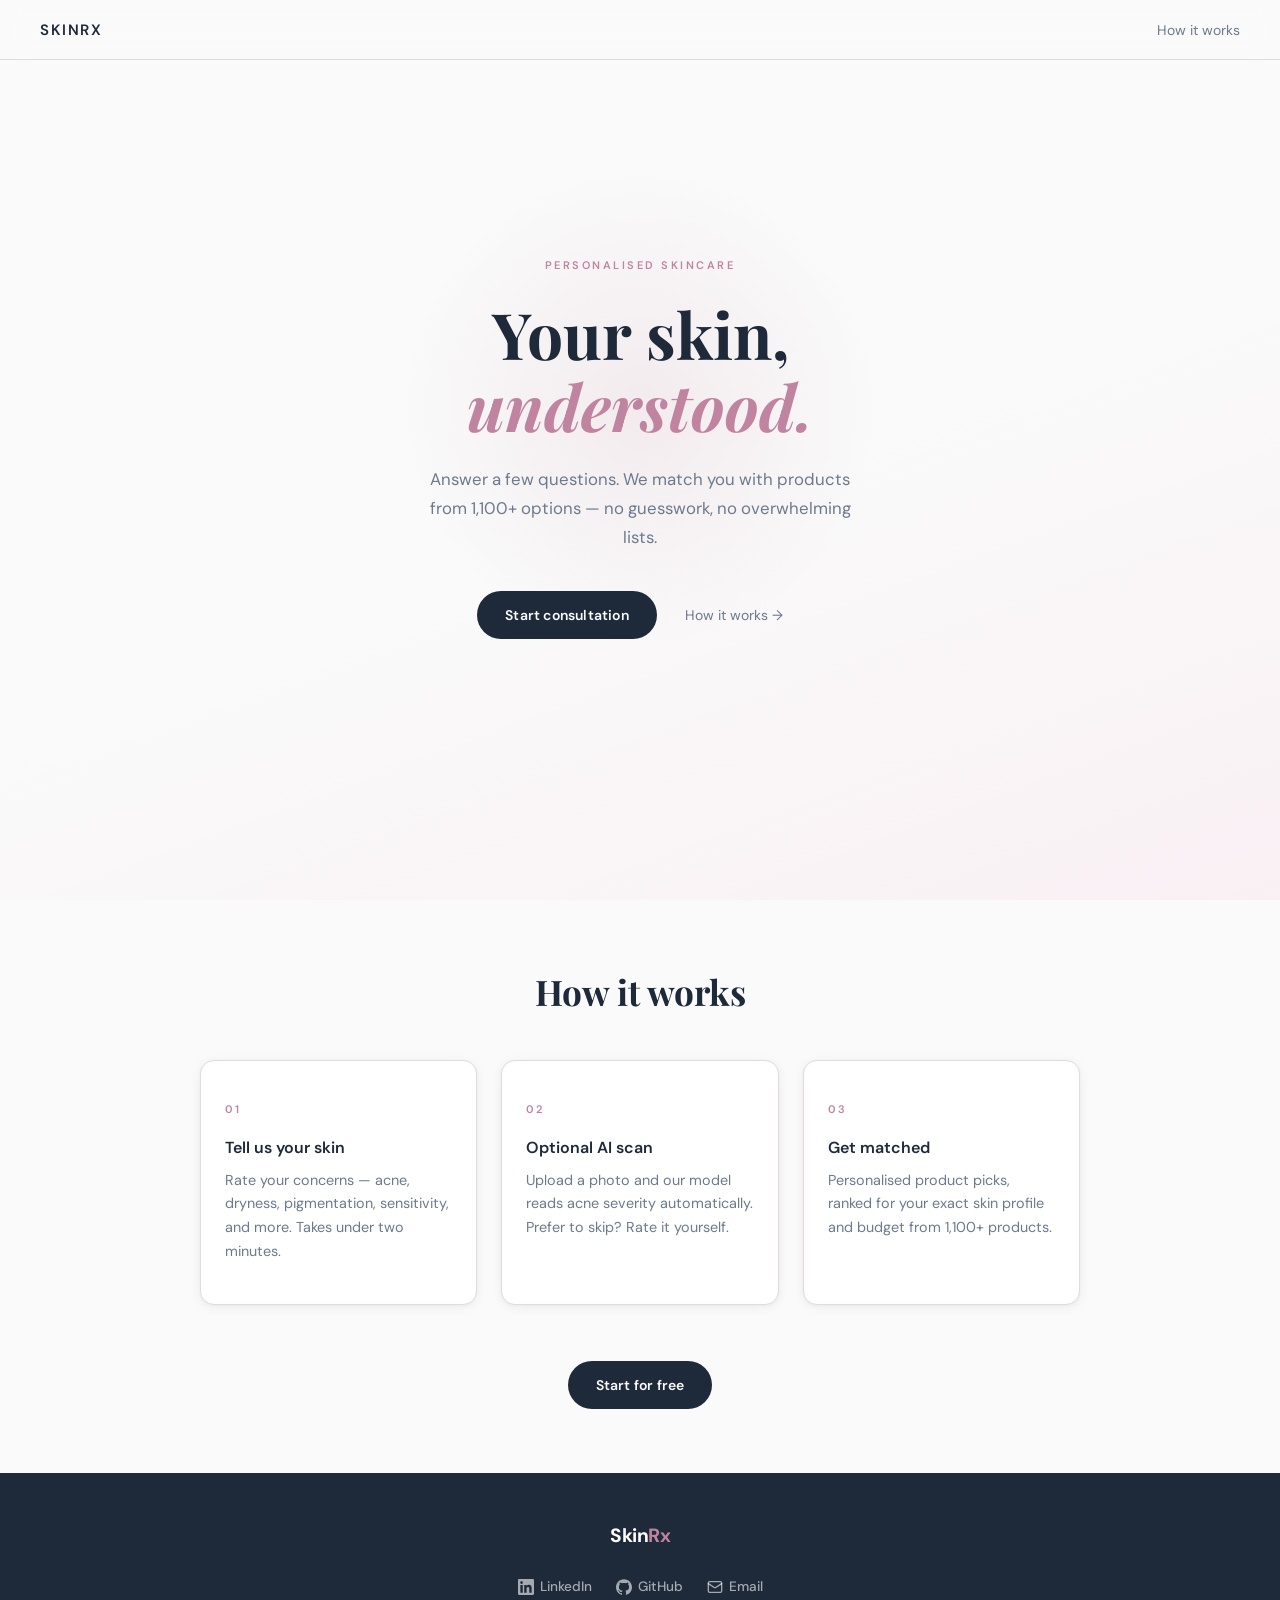
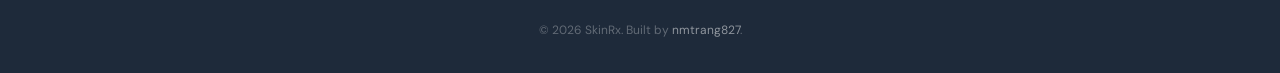
<file: frontend/index.html>
<!DOCTYPE html>
<html lang="en">

<head>
  <meta charset="UTF-8">
  <meta name="viewport" content="width=device-width, initial-scale=1.0">
  <title>Personalised Skincare — SkinRx</title>
  <link rel="stylesheet" href="css/base.css">
  <link rel="stylesheet" href="css/index.css">
</head>

<body>

  <!-- Navigation -->
  <nav class="site-nav" aria-label="Main navigation">
    <span class="nav-logo">Skin<span>Rx</span></span>
    <ul class="nav-links">
      <li><a href="#how-it-works">How it works</a></li>
    </ul>
  </nav>

  <!-- Hero -->
  <main>
    <section class="hero" aria-labelledby="hero-heading">
      <div class="hero-orb" aria-hidden="true"></div>

      <div class="hero-content">
        <p class="hero-eyebrow">Personalised skincare</p>

        <h1 class="hero-heading" id="hero-heading">
          Your skin,<br>
          <em>understood.</em>
        </h1>

        <p class="hero-sub">
          Answer a few questions. We match you with products
          from 1,100+ options — no guesswork, no overwhelming lists.
        </p>

        <div class="hero-actions">
          <a href="consultation.html" class="btn-primary">
            Start consultation
          </a>
          <button class="btn-ghost"
            onclick="document.getElementById('how-it-works').scrollIntoView({behavior:'smooth'})">
            How it works →
          </button>
        </div>
      </div>
    </section>

    <!-- How it works -->
    <section class="how-section" id="how-it-works" aria-labelledby="how-heading">
      <h2 class="how-heading" id="how-heading">How it works</h2>

      <div class="steps-grid">
        <article class="step-card">
          <span class="step-num" aria-hidden="true">01</span>
          <h3 class="step-title">Tell us your skin</h3>
          <p class="step-body">
            Rate your concerns — acne, dryness, pigmentation, sensitivity,
            and more. Takes under two minutes.
          </p>
        </article>

        <article class="step-card">
          <span class="step-num" aria-hidden="true">02</span>
          <h3 class="step-title">Optional AI scan</h3>
          <p class="step-body">
            Upload a photo and our model reads acne severity automatically.
            Prefer to skip? Rate it yourself.
          </p>
        </article>

        <article class="step-card">
          <span class="step-num" aria-hidden="true">03</span>
          <h3 class="step-title">Get matched</h3>
          <p class="step-body">
            Personalised product picks, ranked for your exact skin profile
            and budget from 1,100+ products.
          </p>
        </article>
      </div>

      <div class="how-cta">
        <a href="consultation.html" class="btn-primary">
          Start for free
        </a>
      </div>
    </section>
  </main>

  <script src="js/index.js"></script>


  <footer class="footer">
    <div class="footer-inner">
      <div class="footer-brand">
        <span class="footer-logo">Skin<span>Rx</span></span>
      </div>

      <div class="footer-links">
        <a href="https://www.linkedin.com/in/nmtrang827/" class="footer-link" target="_blank" rel="noopener noreferrer">
          <svg width="16" height="16" viewBox="0 0 24 24" fill="currentColor">
            <path
              d="M20.447 20.452h-3.554v-5.569c0-1.328-.027-3.037-1.852-3.037-1.853 0-2.136 1.445-2.136 2.939v5.667H9.351V9h3.414v1.561h.046c.477-.9 1.637-1.85 3.37-1.85 3.601 0 4.267 2.37 4.267 5.455v6.286zM5.337 7.433a2.062 2.062 0 0 1-2.063-2.065 2.064 2.064 0 1 1 2.063 2.065zm1.782 13.019H3.555V9h3.564v11.452zM22.225 0H1.771C.792 0 0 .774 0 1.729v20.542C0 23.227.792 24 1.771 24h20.451C23.2 24 24 23.227 24 22.271V1.729C24 .774 23.2 0 22.222 0h.003z" />
          </svg>
          LinkedIn
        </a>
        <a href="https://github.com/nmtrang827" class="footer-link" target="_blank" rel="noopener noreferrer">
          <svg width="16" height="16" viewBox="0 0 24 24" fill="currentColor">
            <path
              d="M12 .297c-6.63 0-12 5.373-12 12 0 5.303 3.438 9.8 8.205 11.385.6.113.82-.258.82-.577 0-.285-.01-1.04-.015-2.04-3.338.724-4.042-1.61-4.042-1.61C4.422 18.07 3.633 17.7 3.633 17.7c-1.087-.744.084-.729.084-.729 1.205.084 1.838 1.236 1.838 1.236 1.07 1.835 2.809 1.305 3.495.998.108-.776.417-1.305.76-1.605-2.665-.3-5.466-1.332-5.466-5.93 0-1.31.465-2.38 1.235-3.22-.135-.303-.54-1.523.105-3.176 0 0 1.005-.322 3.3 1.23.96-.267 1.98-.399 3-.405 1.02.006 2.04.138 3 .405 2.28-1.552 3.285-1.23 3.285-1.23.645 1.653.24 2.873.12 3.176.765.84 1.23 1.91 1.23 3.22 0 4.61-2.805 5.625-5.475 5.92.42.36.81 1.096.81 2.22 0 1.606-.015 2.896-.015 3.286 0 .315.21.69.825.57C20.565 22.092 24 17.592 24 12.297c0-6.627-5.373-12-12-12" />
          </svg>
          GitHub
        </a>
        <a href="mailto:nmtrang.827@email.com" class="footer-link">
          <svg width="16" height="16" viewBox="0 0 24 24" fill="none" stroke="currentColor" stroke-width="2"
            stroke-linecap="round" stroke-linejoin="round">
            <rect width="20" height="16" x="2" y="4" rx="2" />
            <path d="m22 7-8.97 5.7a1.94 1.94 0 0 1-2.06 0L2 7" />
          </svg>
          Email
        </a>
      </div>

      <p class="footer-copy">© 2026 SkinRx. Built by <a href="#" class="footer-author">nmtrang827</a>.</p>
    </div>
  </footer>
</body>

</html>
</file>
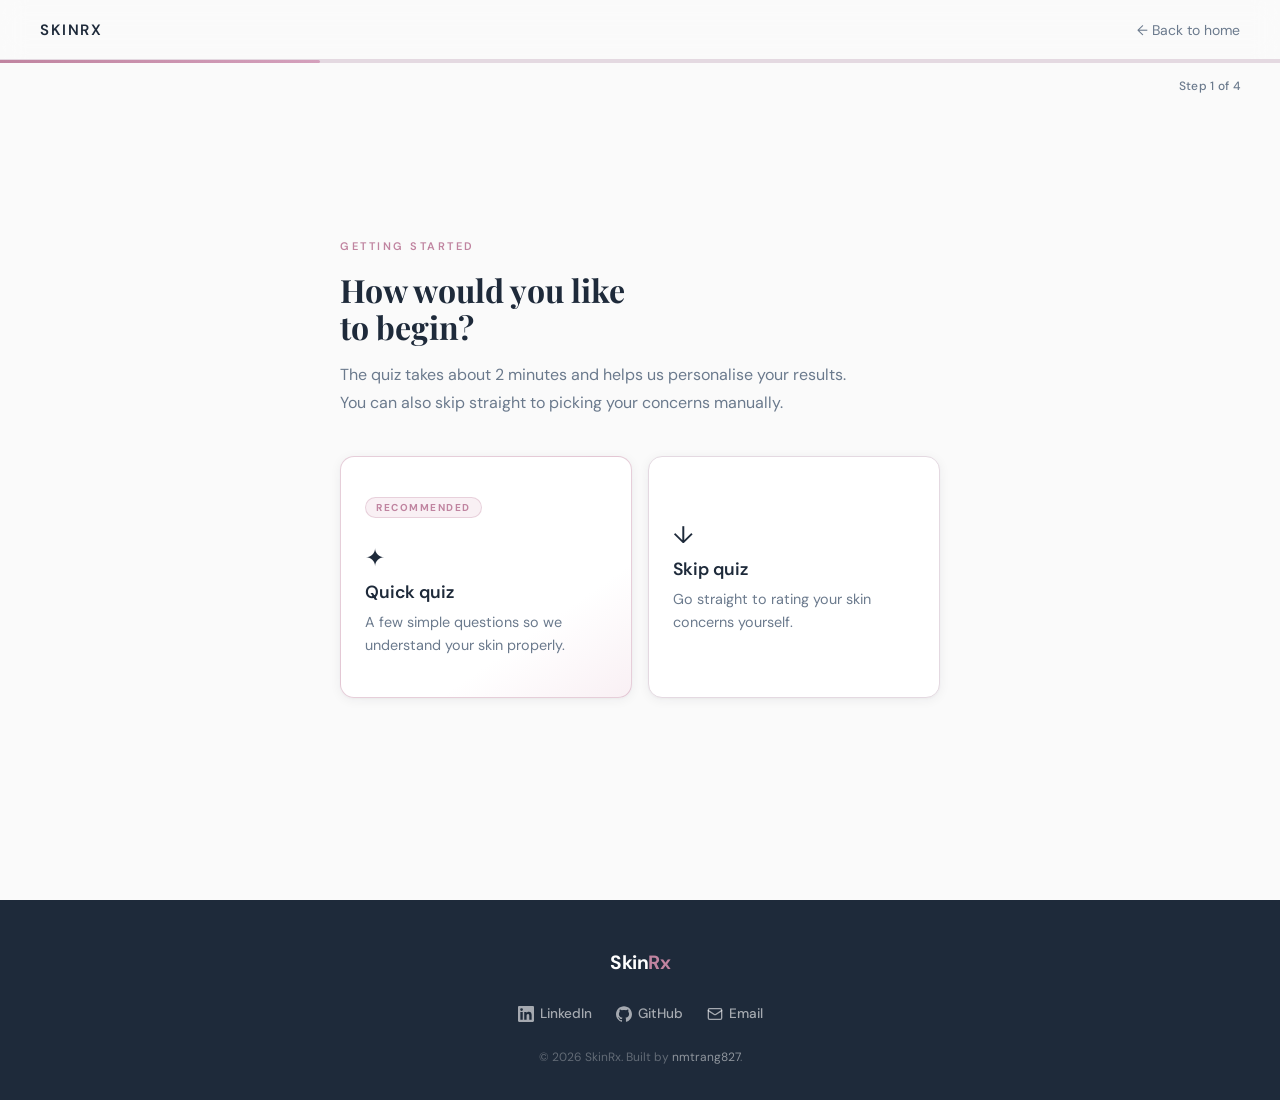
<file: frontend/consultation.html>
<!DOCTYPE html>
<html lang="en">

<head>
  <meta charset="UTF-8">
  <meta name="viewport" content="width=device-width, initial-scale=1.0">
  <title>Consultation — SkinRx</title>
  <link rel="stylesheet" href="css/base.css">
  <link rel="stylesheet" href="css/consultation.css">
</head>

<body>

  <!-- Navigation -->
  <nav class="site-nav" aria-label="Main navigation">
    <a href="index.html" class="nav-logo">Skin<span>Rx</span></a>
    <ul class="nav-links">
      <li>
        <a href="index.html" class="nav-back">
          ← Back to home
        </a>
      </li>
    </ul>
  </nav>

  <!-- Progress bar: sits below the nav, spans full width -->
  <div class="progress-bar-track" role="progressbar" aria-valuenow="1" aria-valuemin="1" aria-valuemax="4"
    aria-label="Consultation progress">
    <div class="progress-bar-fill" id="progressFill"></div>
  </div>

  <!-- Step counter label -->
  <div class="step-counter-wrap">
    <span class="step-counter" id="stepCounter">Step 1 of 4</span>
  </div>

  <!-- ── Main consultation area ── -->
  <main class="consultation-main" id="consultationMain">

    <!-- ── Step 1: Choose path ── -->
    <section class="consult-step" data-step="1" aria-labelledby="step1-heading">
      <div class="step-inner">
        <p class="step-eyebrow">Getting started</p>
        <h1 class="step-heading" id="step1-heading">
          How would you like<br>to begin?
        </h1>
        <p class="step-sub">
          The quiz takes about 2 minutes and helps us personalise your results.
          You can also skip straight to picking your concerns manually.
        </p>

        <div class="path-cards">
          <button class="path-card path-card--recommended" id="chooseQuiz" aria-describedby="quiz-desc">
            <span class="path-badge">Recommended</span>
            <span class="path-icon" aria-hidden="true">✦</span>
            <h2 class="path-title">Quick quiz</h2>
            <p class="path-desc" id="quiz-desc">
              A few simple questions so we understand your skin properly.
            </p>
          </button>

          <button class="path-card" id="chooseManual" aria-describedby="manual-desc">
            <span class="path-icon" aria-hidden="true">↓</span>
            <h2 class="path-title">Skip quiz</h2>
            <p class="path-desc" id="manual-desc">
              Go straight to rating your skin concerns yourself.
            </p>
          </button>
        </div>
      </div>
    </section>

    <!-- ── Step 2: Quiz (placeholder) ── -->
    <section class="consult-step" data-step="2" hidden>
      <div class="step-inner">
        <p class="step-eyebrow"> Step 2 — Skin quiz </p>
        <div class="quiz-progress">
          <span id="quizCounter"></span>
        </div>
        <h2 class="quiz-question" id="quizQuestion"></h2>
        <div class="quiz-answers" id="quizAnswers"> </div>

        <div class="step-nav">
          <button class="btn-ghost" id="backFromQuiz"> ← Back </button>
          <button class="btn-primary" id="nextFromQuiz"> Continue → </button>
        </div>
      </div>
    </section>

    <!-- ── Step 3: Skin concerns  ── -->
    <section class="consult-step" data-step="3" aria-labelledby="step3-heading" hidden>
      <div class="step-inner">
        <p class="step-eyebrow">Step 3 — Skin concerns</p>
        <h1 class="step-heading" id="step3-heading">
          Review your profile
        </h1>
        <p class="step-sub">
          We've estimated your skin concerns from your quiz. Adjust them if needed, then choose a budget that works for
          you.
        </p>
        <div class="concern-list">
          <div class="concern-item">
            <div class="concern-header">
              <label for="acneSlider">Acne</label>
              <span class="slider-value" id="acneValue">0</span>
            </div>
            <input id="acneSlider" class="concern-slider" type="range" min="0" max="10" value="0" step="0.5">
            <div class="slider-labels">
              <span>None</span>
              <span>Severe</span>
            </div>
          </div>

          <div class="concern-item">
            <div class="concern-header">
              <label for="drynessSlider">Dryness</label>
              <span class="slider-value" id="drynessValue">0</span>
            </div>
            <input id="drynessSlider" class="concern-slider" type="range" min="0" max="10" value="0" step="0.5">
            <div class="slider-labels">
              <span>None</span>
              <span>Severe</span>
            </div>
          </div>

          <div class="concern-item">
            <div class="concern-header">
              <label for="sensitivitySlider">Sensitivity</label>
              <span class="slider-value" id="sensitivityValue">0</span>
            </div>
            <input id="sensitivitySlider" class="concern-slider" type="range" min="0" max="10" value="0" step="0.5">
            <div class="slider-labels">
              <span>None</span>
              <span>Severe</span>
            </div>
          </div>

          <div class="concern-item">
            <div class="concern-header">
              <label for="pigmentationSlider">Pigmentation</label>
              <span class="slider-value" id="pigmentationValue">0</span>
            </div>
            <input id="pigmentationSlider" class="concern-slider" type="range" min="0" max="10" value="0" step="0.5">
            <div class="slider-labels">
              <span>None</span>
              <span>Severe</span>
            </div>
          </div>

          <div class="concern-item">
            <div class="concern-header">
              <label for="agingSlider">Aging</label>
              <span class="slider-value" id="agingValue">0</span>
            </div>
            <input id="agingSlider" class="concern-slider" type="range" min="0" max="10" value="0" step="0.5">
            <div class="slider-labels">
              <span>None</span>
              <span>Severe</span>
            </div>
          </div>

          <div class="concern-item">
            <div class="concern-header">
              <label for="budgetSlider">Budget</label>
              <span class="slider-value" id="budgetValue">£230</span>
            </div>
            <p class="budget-help">
              Maximum you'd like to spend per product.
            </p>
            <input id="budgetSlider" class="concern-slider" type="range" min="10" max="230" value="230" step="5">
            <div class="slider-labels">
              <span>Affordable</span>
              <span>Premium</span>
            </div>
          </div>
        </div>

        <div class="step-nav">
          <button class="btn-ghost" id="backFromConcerns">← Back</button>
          <button class="btn-primary" id="nextFromConcerns">See my products →</button>
        </div>
      </div>
    </section>

    <!-- ── Step 4: AI scan  ── -->
    <section class="consult-step" data-step="4" aria-labelledby="step4-heading" hidden>
      <div class="step-inner">
        <p class="step-eyebrow">Optional</p>
        <h1 class="step-heading" id="step4-heading">
          Want a more accurate result?
        </h1>
        <p class="step-sub">
          Upload a photo and our AI will estimate your acne severity automatically.
          Your photo is never stored.
        </p>

        <!-- Hidden file input — triggered by the scan button -->
        <input type="file" id="skinImageInput" accept="image/jpeg, image/png, image/webp" style="display: none;" />

        <div class="path-cards">
          <button class="path-card path-card--recommended" id="chooseAI">
            <span class="path-badge">More accurate</span>
            <span class="path-icon" aria-hidden="true">◎</span>
            <h2 class="path-title">Scan my skin</h2>
            <p class="path-desc">Upload a selfie — takes 10 seconds.</p>
          </button>
          <button class="path-card" id="skipAI">
            <span class="path-icon" aria-hidden="true">→</span>
            <h2 class="path-title">Skip scan</h2>
            <p class="path-desc">Use your quiz or manual scores as-is.</p>
          </button>
        </div>

        <!-- Shown while YOLO is running -->
        <div class="scan-status" id="scanStatus" hidden>
          <div class="loading-spinner" aria-hidden="true"></div>
          <p class="scan-status-text" id="scanStatusText">Analysing your skin…</p>
        </div>

        <div class="results-loading" id="resultsLoading" hidden>
          <div class="loading-spinner" aria-hidden="true"></div>
          <p class="loading-text">Finding your products…</p>
        </div>

        <div class="step-nav">
          <button class="btn-ghost" id="backFromScan">← Back</button>
        </div>
      </div>
    </section>

  </main>

  <script type="module" src="js/consultation.js"></script>

  <footer class="footer">
    <div class="footer-inner">
      <div class="footer-brand">
        <span class="footer-logo">Skin<span>Rx</span></span>
      </div>

      <div class="footer-links">
        <a href="https://www.linkedin.com/in/nmtrang827/" class="footer-link" target="_blank" rel="noopener noreferrer">
          <svg width="16" height="16" viewBox="0 0 24 24" fill="currentColor">
            <path
              d="M20.447 20.452h-3.554v-5.569c0-1.328-.027-3.037-1.852-3.037-1.853 0-2.136 1.445-2.136 2.939v5.667H9.351V9h3.414v1.561h.046c.477-.9 1.637-1.85 3.37-1.85 3.601 0 4.267 2.37 4.267 5.455v6.286zM5.337 7.433a2.062 2.062 0 0 1-2.063-2.065 2.064 2.064 0 1 1 2.063 2.065zm1.782 13.019H3.555V9h3.564v11.452zM22.225 0H1.771C.792 0 0 .774 0 1.729v20.542C0 23.227.792 24 1.771 24h20.451C23.2 24 24 23.227 24 22.271V1.729C24 .774 23.2 0 22.222 0h.003z" />
          </svg>
          LinkedIn
        </a>
        <a href="https://github.com/nmtrang827" class="footer-link" target="_blank" rel="noopener noreferrer">
          <svg width="16" height="16" viewBox="0 0 24 24" fill="currentColor">
            <path
              d="M12 .297c-6.63 0-12 5.373-12 12 0 5.303 3.438 9.8 8.205 11.385.6.113.82-.258.82-.577 0-.285-.01-1.04-.015-2.04-3.338.724-4.042-1.61-4.042-1.61C4.422 18.07 3.633 17.7 3.633 17.7c-1.087-.744.084-.729.084-.729 1.205.084 1.838 1.236 1.838 1.236 1.07 1.835 2.809 1.305 3.495.998.108-.776.417-1.305.76-1.605-2.665-.3-5.466-1.332-5.466-5.93 0-1.31.465-2.38 1.235-3.22-.135-.303-.54-1.523.105-3.176 0 0 1.005-.322 3.3 1.23.96-.267 1.98-.399 3-.405 1.02.006 2.04.138 3 .405 2.28-1.552 3.285-1.23 3.285-1.23.645 1.653.24 2.873.12 3.176.765.84 1.23 1.91 1.23 3.22 0 4.61-2.805 5.625-5.475 5.92.42.36.81 1.096.81 2.22 0 1.606-.015 2.896-.015 3.286 0 .315.21.69.825.57C20.565 22.092 24 17.592 24 12.297c0-6.627-5.373-12-12-12" />
          </svg>
          GitHub
        </a>
        <a href="mailto:nmtrang.827@email.com" class="footer-link">
          <svg width="16" height="16" viewBox="0 0 24 24" fill="none" stroke="currentColor" stroke-width="2"
            stroke-linecap="round" stroke-linejoin="round">
            <rect width="20" height="16" x="2" y="4" rx="2" />
            <path d="m22 7-8.97 5.7a1.94 1.94 0 0 1-2.06 0L2 7" />
          </svg>
          Email
        </a>
      </div>

      <p class="footer-copy">© 2026 SkinRx. Built by <a href="#" class="footer-author">nmtrang827</a>.</p>
    </div>
  </footer>
</body>

</html>
</file>
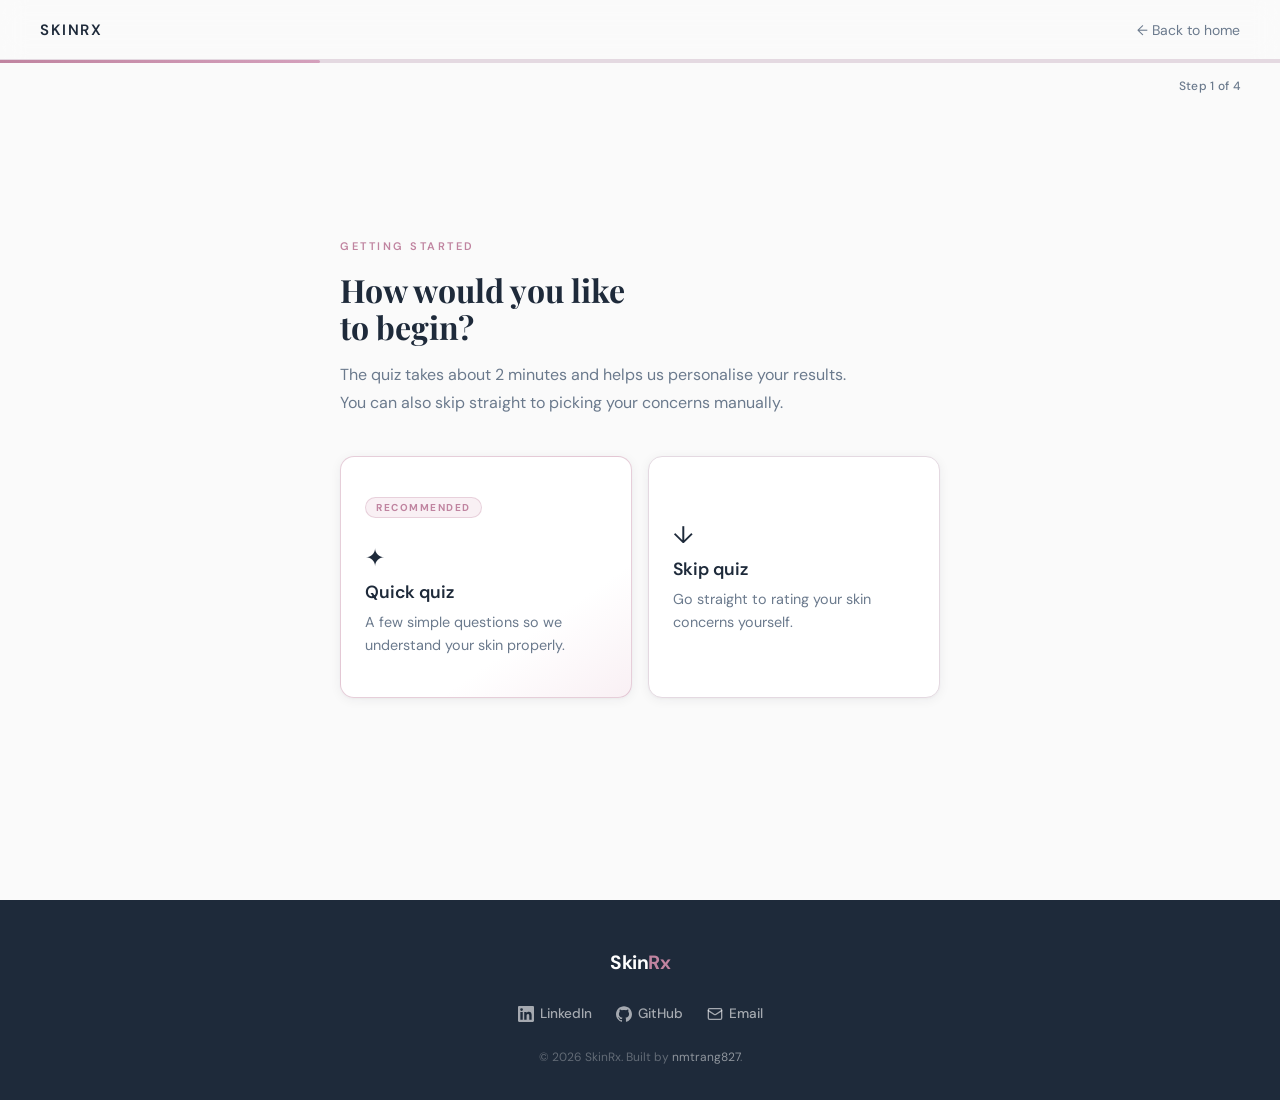
<file: frontend/results.html>
<!DOCTYPE html>
<html lang="en">

<head>
  <meta charset="UTF-8">
  <meta name="viewport" content="width=device-width, initial-scale=1.0">
  <title>Your Results — SkinRx</title>
  <link rel="stylesheet" href="css/base.css">
  <link rel="stylesheet" href="css/results.css">
</head>

<body>

  <!-- Navigation -->
  <nav class="site-nav" aria-label="Main navigation">
    <a href="index.html" class="nav-logo">Skin<span>Rx</span></a>
    <ul class="nav-links">
      <li>
        <a href="index.html" class="nav-back">Home</a>
      </li>
    </ul>
  </nav>

  <div class="container">
    <div class="results-layout">

      <!-- ── Sidebar ── -->
      <aside class="sidebar">

        <!-- Skin profile card -->
        <div class="card">
          <p class="card-title">Your skin profile</p>
          <div class="concern-bars" id="concernBars">
            <!-- Rendered by results.js -->
          </div>
        </div>

        <!-- Budget card -->
        <div class="card">
          <p class="card-title">Budget</p>
          <div class="budget-row">
            <span class="budget-label">Max per product</span>
            <span class="budget-value" id="budgetDisplay">£50</span>
          </div>
          <input type="range" class="budget-slider" id="budgetSliderResults" min="10" max="230" value="50" step="5" />
          <div class="slider-bounds">
            <span>£10</span>
            <span>£230</span>
          </div>
          <button class="btn-refresh" id="refreshResults">
            Refresh products →
          </button>
        </div>

        <!-- Recommended ingredients card -->
        <div class="card">
          <p class="card-title">Key ingredients for you</p>
          <div class="ingredient-chips" id="ingredientChips">
            <!-- Rendered by results.js -->
          </div>
        </div>

      </aside>

      <!-- ── Main: products ── -->
      <section class="products-section">
        <div class="products-header">
          <h1 class="products-title">Recommended products</h1>
          <span class="products-count" id="productsCount"></span>
        </div>
        <div class="results-actions">
          <button class="btn-save" id="saveResults">
            Save & Get link
          </button>
          <button class="btn-pdf" id="downloadPdf">
            Download PDF
          </button>
        </div>
        <p class="save-feedback" id="saveFeedback" hidden></p>
        <a href="consultation.html?step=3" class="back-to-consultation">
          ← Adjust my profile
        </a>
        <div class="products-grid" id="productsGrid">
          <!-- Rendered by results.js -->
        </div>
      </section>

    </div>
  </div>

  <script type="module" src="js/results.js"></script>


  <footer class="footer">
    <div class="footer-inner">
      <div class="footer-brand">
        <span class="footer-logo">Skin<span>Rx</span></span>
      </div>

      <div class="footer-links">
        <a href="https://www.linkedin.com/in/nmtrang827/" class="footer-link" target="_blank" rel="noopener noreferrer">
          <svg width="16" height="16" viewBox="0 0 24 24" fill="currentColor">
            <path
              d="M20.447 20.452h-3.554v-5.569c0-1.328-.027-3.037-1.852-3.037-1.853 0-2.136 1.445-2.136 2.939v5.667H9.351V9h3.414v1.561h.046c.477-.9 1.637-1.85 3.37-1.85 3.601 0 4.267 2.37 4.267 5.455v6.286zM5.337 7.433a2.062 2.062 0 0 1-2.063-2.065 2.064 2.064 0 1 1 2.063 2.065zm1.782 13.019H3.555V9h3.564v11.452zM22.225 0H1.771C.792 0 0 .774 0 1.729v20.542C0 23.227.792 24 1.771 24h20.451C23.2 24 24 23.227 24 22.271V1.729C24 .774 23.2 0 22.222 0h.003z" />
          </svg>
          LinkedIn
        </a>
        <a href="https://github.com/nmtrang827" class="footer-link" target="_blank" rel="noopener noreferrer">
          <svg width="16" height="16" viewBox="0 0 24 24" fill="currentColor">
            <path
              d="M12 .297c-6.63 0-12 5.373-12 12 0 5.303 3.438 9.8 8.205 11.385.6.113.82-.258.82-.577 0-.285-.01-1.04-.015-2.04-3.338.724-4.042-1.61-4.042-1.61C4.422 18.07 3.633 17.7 3.633 17.7c-1.087-.744.084-.729.084-.729 1.205.084 1.838 1.236 1.838 1.236 1.07 1.835 2.809 1.305 3.495.998.108-.776.417-1.305.76-1.605-2.665-.3-5.466-1.332-5.466-5.93 0-1.31.465-2.38 1.235-3.22-.135-.303-.54-1.523.105-3.176 0 0 1.005-.322 3.3 1.23.96-.267 1.98-.399 3-.405 1.02.006 2.04.138 3 .405 2.28-1.552 3.285-1.23 3.285-1.23.645 1.653.24 2.873.12 3.176.765.84 1.23 1.91 1.23 3.22 0 4.61-2.805 5.625-5.475 5.92.42.36.81 1.096.81 2.22 0 1.606-.015 2.896-.015 3.286 0 .315.21.69.825.57C20.565 22.092 24 17.592 24 12.297c0-6.627-5.373-12-12-12" />
          </svg>
          GitHub
        </a>
        <a href="mailto:nmtrang.827@email.com" class="footer-link">
          <svg width="16" height="16" viewBox="0 0 24 24" fill="none" stroke="currentColor" stroke-width="2"
            stroke-linecap="round" stroke-linejoin="round">
            <rect width="20" height="16" x="2" y="4" rx="2" />
            <path d="m22 7-8.97 5.7a1.94 1.94 0 0 1-2.06 0L2 7" />
          </svg>
          Email
        </a>
      </div>

      <p class="footer-copy">© 2026 SkinRx. Built by <a href="#" class="footer-author">nmtrang827</a>.</p>
    </div>
  </footer>
</body>

</html>
</file>
<file: frontend/css/base.css>
@import url('https://fonts.googleapis.com/css2?family=DM+Sans:opsz,wght@9..40,300;9..40,400;9..40,500;9..40,600&family=Playfair+Display:ital,wght@0,700;1,700&display=swap');

/* ── Design tokens ─────────────────────────────────────────── */
:root {
  /* Palette */
  --slate: #1E2A3A;
  --slate-mid: #2D3E52;
  --blush: #C084A0;
  --blush-tint: #F9F0F4;
  --off-white: #FAFAFA;
  --steel: #6B7A8D;
  --border-color: #E4D9E1;

  /* Typography */
  --font-body: 'DM Sans', -apple-system, sans-serif;
  --font-display: 'Playfair Display', Georgia, serif;

  /* Spacing scale */
  --space-xs: 4px;
  --space-sm: 8px;
  --space-md: 16px;
  --space-lg: 24px;
  --space-xl: 40px;
  --space-2xl: 64px;

  /* Radii */
  --radius-sm: 8px;
  --radius-md: 14px;
  --radius-lg: 24px;
  --radius-pill: 100px;

  /* Shadows */
  --shadow-card: 0 2px 12px rgba(30, 42, 58, 0.06), 0 1px 3px rgba(30, 42, 58, 0.04);
  --shadow-hover: 0 8px 32px rgba(30, 42, 58, 0.10), 0 2px 8px rgba(30, 42, 58, 0.06);

  /* Transitions */
  --transition-fast: 150ms ease;
  --transition-base: 250ms ease;
}

/* ── Reset ─────────────────────────────────────────────────── */
*,
*::before,
*::after {
  box-sizing: border-box;
  margin: 0;
  padding: 0;
}

html {
  font-size: 16px;
  -webkit-font-smoothing: antialiased;
  -moz-osx-font-smoothing: grayscale;
  scroll-behavior: smooth;
}

body {
  font-family: var(--font-body);
  background: var(--off-white);
  color: var(--slate);
  line-height: 1.6;
  min-height: 100vh;
}

img,
video {
  display: block;
  max-width: 100%;
}

a {
  color: inherit;
  text-decoration: none;
}

button {
  font-family: var(--font-body);
  cursor: pointer;
  border: none;
  background: none;
}

/* ── Shared nav ────────────────────────────────────────────── */
.site-nav {
  position: fixed;
  top: 0;
  left: 0;
  right: 0;
  z-index: 100;
  display: flex;
  align-items: center;
  justify-content: space-between;
  padding: 0 var(--space-xl);
  height: 60px;
  background: rgba(250, 250, 250, 0.82);
  backdrop-filter: blur(12px);
  -webkit-backdrop-filter: blur(12px);
  border-bottom: 1px solid var(--border-color);
  transition: background var(--transition-base);
}

.nav-logo {
  font-size: 15px;
  font-weight: 600;
  letter-spacing: 1.5px;
  text-transform: uppercase;
  color: var(--slate);
}

.nav-links {
  display: flex;
  align-items: center;
  gap: var(--space-xl);
  list-style: none;
}

.nav-links a {
  font-size: 14px;
  font-weight: 400;
  color: var(--steel);
  transition: color var(--transition-fast);
}

.nav-links a:hover {
  color: var(--slate);
}

/* ── Shared button styles ──────────────────────────────────── */
.btn-primary {
  display: inline-flex;
  align-items: center;
  gap: var(--space-sm);
  padding: 13px 28px;
  background: var(--slate);
  color: var(--off-white);
  border-radius: var(--radius-pill);
  font-size: 14px;
  font-weight: 600;
  letter-spacing: 0.2px;
  transition: background var(--transition-base), transform var(--transition-fast), box-shadow var(--transition-base);
}

.btn-primary:hover {
  background: var(--slate-mid);
  transform: translateY(-1px);
  box-shadow: 0 6px 20px rgba(30, 42, 58, 0.2);
}

.btn-primary:active {
  transform: translateY(0);
}

.btn-ghost {
  display: inline-flex;
  align-items: center;
  gap: var(--space-xs);
  padding: 13px 20px;
  color: var(--steel);
  font-size: 14px;
  font-weight: 400;
  border-radius: var(--radius-pill);
  transition: color var(--transition-fast), background var(--transition-fast);
}

.btn-ghost:hover {
  color: var(--slate);
  background: rgba(30, 42, 58, 0.05);
}

/* ── Utility classes ───────────────────────────────────────── */
.visually-hidden {
  position: absolute;
  width: 1px;
  height: 1px;
  padding: 0;
  margin: -1px;
  overflow: hidden;
  clip: rect(0, 0, 0, 0);
  white-space: nowrap;
  border: 0;
}

/* Reduced motion support */
@media (prefers-reduced-motion: reduce) {

  *,
  *::before,
  *::after {
    animation-duration: 0.01ms !important;
    transition-duration: 0.01ms !important;
  }
}

/* ── Footer ─────────────────────────────────────────────────── */
.footer {
  background: #1E2A3A;
  color: rgba(255, 255, 255, 0.6);
  padding: 48px 0 32px;
  margin-top: auto;
}

.footer-inner {
  max-width: 1100px;
  margin: 0 auto;
  padding: 0 24px;
  display: flex;
  flex-direction: column;
  align-items: center;
  gap: 24px;
  text-align: center;
}

.footer-brand {
  display: flex;
  flex-direction: column;
  align-items: center;
  gap: 6px;
}

.footer-logo {
  font-size: 1.2rem;
  font-weight: 700;
  color: #ffffff;
  letter-spacing: -0.5px;
}

.footer-logo span {
  color: #C084A0;
}

.footer-tagline {
  font-size: 0.82rem;
  color: rgba(255, 255, 255, 0.45);
}

.footer-links {
  display: flex;
  align-items: center;
  gap: 24px;
}

.footer-link {
  display: inline-flex;
  align-items: center;
  gap: 6px;
  font-size: 0.85rem;
  font-weight: 500;
  color: rgba(255, 255, 255, 0.6);
  text-decoration: none;
  transition: color 0.2s ease;
}

.footer-link:hover {
  color: #C084A0;
}

.footer-copy {
  font-size: 0.75rem;
  color: rgba(255, 255, 255, 0.3);
}

.footer-author {
  color: rgba(255, 255, 255, 0.5);
  text-decoration: none;
  transition: color 0.2s ease;
}

.footer-author:hover {
  color: #C084A0;
}

body {
  min-height: 100vh;
  display: flex;
  flex-direction: column;
}

main,
.container {
  flex: 1;
}


/* ── Print styles ─────────────────────────────────────────── */
@media print {

  .nav,
  .site-nav,
  .results-actions,
  .back-to-consultation,
  .btn-refresh,
  .budget-slider,
  .slider-bounds,
  /* .budget-row, */
  .footer,
  .btn-pdf,
  .btn-save,
  .save-feedback,
  .product-link {
    display: none !important;
  }

  * {
    box-shadow: none !important;
    animation: none !important;
    transition: none !important;
  }

  body {
    background: white !important;
    font-size: 11pt;
  }

  .container {
    max-width: 100%;
    padding: 0;
  }

  .results-layout {
    display: block !important;
  }

  .sidebar {
    position: static !important;
    display: grid !important;
    grid-template-columns: 1fr 1fr !important;
    gap: 16px !important;
    margin-bottom: 24px !important;
  }

  .card {
    border: 1px solid #ddd !important;
    padding: 16px !important;
  }

  .products-grid {
    grid-template-columns: repeat(2, 1fr) !important;
    gap: 12px !important;
  }

  .product-card {
    break-inside: avoid !important;
    opacity: 1 !important;
    transform: none !important;
    border: 1px solid #ddd !important;
  }

  .product-img {
    display: none !important;
  }

  .product-body {
    padding: 12px !important;
  }
}
</file>
<file: frontend/css/index.css>
/* ── Hero ──────────────────────────────────────────────────── */
.hero {
  min-height: 100svh;
  display: flex;
  align-items: center;
  justify-content: center;
  padding: 60px var(--space-xl) var(--space-2xl);
  position: relative;
  overflow: hidden;

  /* Subtle gradient that shifts from off-white to blush-tint */
  background: linear-gradient(160deg, var(--off-white) 55%, var(--blush-tint) 100%);
}

/* The soft ambient orb — gives depth without being distracting */
.hero-orb {
  position: absolute;
  width: 520px;
  height: 520px;
  background: radial-gradient(circle at center,
      rgba(192, 132, 160, 0.13) 0%,
      transparent 65%);
  border-radius: 50%;
  top: 50%;
  left: 50%;
  transform: translate(-50%, -58%);
  pointer-events: none;

  /* Slow, gentle pulse animation */
  animation: orb-pulse 6s ease-in-out infinite;
}

@keyframes orb-pulse {

  0%,
  100% {
    transform: translate(-50%, -58%) scale(1);
    opacity: 1;
  }

  50% {
    transform: translate(-50%, -58%) scale(1.06);
    opacity: 0.8;
  }
}

.hero-content {
  text-align: center;
  max-width: 600px;
  position: relative;
  /* sits above the orb */
  z-index: 1;

  /* Fade up on load */
  opacity: 0;
  transform: translateY(20px);
  animation: fade-up 0.7s ease 0.1s forwards;
}

@keyframes fade-up {
  to {
    opacity: 1;
    transform: translateY(0);
  }
}

.hero-eyebrow {
  font-size: 11px;
  font-weight: 600;
  letter-spacing: 2.5px;
  text-transform: uppercase;
  color: var(--blush);
  margin-bottom: var(--space-lg);
}

.hero-heading {
  font-family: var(--font-display);
  font-size: clamp(2.6rem, 6vw, 4rem);
  font-weight: 700;
  line-height: 1.12;
  color: var(--slate);
  margin-bottom: var(--space-lg);
}

/* The italic "understood." in blush */
.hero-heading em {
  font-style: italic;
  color: var(--blush);
}

.hero-sub {
  font-size: 1.05rem;
  font-weight: 400;
  color: var(--steel);
  max-width: 440px;
  margin: 0 auto var(--space-xl);
  line-height: 1.7;
}

.hero-actions {
  display: flex;
  align-items: center;
  justify-content: center;
  gap: var(--space-sm);
  flex-wrap: wrap;
}

/* ── How it works ──────────────────────────────────────────── */
.how-section {
  padding: var(--space-2xl) var(--space-xl);
  max-width: 960px;
  margin: 0 auto;
}

.how-heading {
  font-family: var(--font-display);
  font-size: clamp(1.6rem, 3vw, 2.2rem);
  font-weight: 700;
  text-align: center;
  color: var(--slate);
  margin-bottom: var(--space-xl);
}

.steps-grid {
  display: grid;
  grid-template-columns: repeat(3, 1fr);
  gap: var(--space-lg);
  margin-bottom: var(--space-xl);
}

.step-card {
  background: #fff;
  border: 1px solid var(--border-color);
  border-radius: var(--radius-md);
  padding: var(--space-xl) var(--space-lg);
  box-shadow: var(--shadow-card);
  transition: transform var(--transition-base), box-shadow var(--transition-base);
}

.step-card:hover {
  transform: translateY(-4px);
  box-shadow: var(--shadow-hover);
}

.step-num {
  display: block;
  font-size: 11px;
  font-weight: 600;
  letter-spacing: 2px;
  color: var(--blush);
  margin-bottom: var(--space-md);
}

.step-title {
  font-size: 1rem;
  font-weight: 600;
  color: var(--slate);
  margin-bottom: var(--space-sm);
}

.step-body {
  font-size: 0.9rem;
  color: var(--steel);
  line-height: 1.65;
}

.how-cta {
  text-align: center;
  padding-top: var(--space-md);
}

/* ── Responsive ────────────────────────────────────────────── */
@media (max-width: 768px) {
  .site-nav {
    padding: 0 var(--space-lg);
  }

  .hero {
    padding: 80px var(--space-lg) var(--space-xl);
  }

  .steps-grid {
    grid-template-columns: 1fr;
    max-width: 480px;
    margin: 0 auto var(--space-xl);
  }

  .how-section {
    padding: var(--space-xl) var(--space-lg);
  }
}
</file>
<file: frontend/css/consultation.css>
/* ── Progress bar ──────────────────────────────────────────── */
.progress-bar-track {
  position: fixed;
  top: 60px;
  /* sits flush below the nav */
  left: 0;
  right: 0;
  height: 3px;
  background: var(--border-color);
  z-index: 99;
}

.progress-bar-fill {
  height: 100%;
  background: linear-gradient(90deg, var(--blush), #d4a0bc);
  border-radius: 0 2px 2px 0;
  transition: width 0.5s cubic-bezier(0.4, 0, 0.2, 1);
  width: 25%;
  /* starts at step 1 of 4 */
}

/* ── Step counter ──────────────────────────────────────────── */
.step-counter-wrap {
  position: fixed;
  top: 72px;
  /* below nav + progress bar */
  right: var(--space-xl);
  z-index: 98;
}

.step-counter {
  font-size: 12px;
  font-weight: 500;
  color: var(--steel);
  letter-spacing: 0.3px;
}

/* ── Main layout ───────────────────────────────────────────── */
.consultation-main {
  min-height: 100svh;
  padding-top: 100px;
  /* clears nav + progress bar */
  padding-bottom: var(--space-2xl);
  display: flex;
  align-items: center;
  justify-content: center;
}

/* ── Each step ─────────────────────────────────────────────── */
.consult-step {
  width: 100%;
  max-width: 680px;
  padding: 0 var(--space-xl);
}

/* Animate the step in when it becomes visible */
.consult-step:not([hidden]) {
  animation: step-in 0.4s cubic-bezier(0.4, 0, 0.2, 1) forwards;
}

@keyframes step-in {
  from {
    opacity: 0;
    transform: translateY(14px);
  }

  to {
    opacity: 1;
    transform: translateY(0);
  }
}

.step-inner {
  width: 100%;
}

/* ── Step typography ───────────────────────────────────────── */
.step-eyebrow {
  font-size: 11px;
  font-weight: 600;
  letter-spacing: 2.5px;
  text-transform: uppercase;
  color: var(--blush);
  margin-bottom: var(--space-md);
}

.step-heading {
  font-family: var(--font-display);
  font-size: 2.0rem;
  font-weight: 700;
  line-height: 1.15;
  color: var(--slate);
  margin-bottom: var(--space-md);
}

.step-sub {
  font-size: 1rem;
  color: var(--steel);
  line-height: 1.7;
  max-width: 520px;
  margin-bottom: var(--space-xl);
}

/* ── Path selection cards (Step 1) ─────────────────────────── */
.path-cards {
  display: grid;
  grid-template-columns: 1fr 1fr;
  gap: var(--space-md);
  margin-top: var(--space-md);
}

.path-card {
  position: relative;
  background: #fff;
  border: 1.5px solid var(--border-color);
  border-radius: var(--radius-md);
  padding: var(--space-xl) var(--space-lg);
  text-align: left;
  cursor: pointer;
  transition: border-color var(--transition-base),
    transform var(--transition-base),
    box-shadow var(--transition-base);
  box-shadow: var(--shadow-card);
}

.path-card:hover {
  border-color: var(--blush);
  transform: translateY(-3px);
  box-shadow: var(--shadow-hover);
}

.path-card:focus-visible {
  outline: 2px solid var(--blush);
  outline-offset: 3px;
}

/* The recommended card has a tinted background */
.path-card--recommended {
  border-color: rgba(192, 132, 160, 0.4);
  background: linear-gradient(145deg, #fff 70%, var(--blush-tint) 100%);
}

.path-card--recommended:hover {
  border-color: var(--blush);
}

.path-badge {
  display: inline-block;
  font-size: 10px;
  font-weight: 700;
  letter-spacing: 1.5px;
  text-transform: uppercase;
  color: var(--blush);
  background: var(--blush-tint);
  border: 1px solid rgba(192, 132, 160, 0.3);
  border-radius: var(--radius-pill);
  padding: 3px 10px;
  margin-bottom: var(--space-lg);
}

.path-icon {
  display: block;
  font-size: 24px;
  color: var(--slate);
  margin-bottom: var(--space-sm);
}

.path-title {
  font-size: 1.1rem;
  font-weight: 600;
  color: var(--slate);
  margin-bottom: var(--space-sm);
}

.path-desc {
  font-size: 0.9rem;
  color: var(--steel);
  line-height: 1.6;
}

/* ── Step navigation (back / next buttons) ─────────────────── */
.step-nav {
  display: flex;
  align-items: center;
  justify-content: space-between;
  margin-top: var(--space-xl);
  padding-top: var(--space-lg);
  border-top: 1px solid var(--border-color);
}

/* ── Responsive ────────────────────────────────────────────── */
@media (max-width: 600px) {
  .consult-step {
    padding: 0 var(--space-lg);
  }

  .path-cards {
    grid-template-columns: 1fr;
  }

  .step-counter-wrap {
    right: var(--space-lg);
  }
}


/* ── Quiz (Step 2) ─────────────────────────────────────────── */

.quiz-progress {
  margin-bottom: var(--space-lg);
  font-size: 0.9rem;
  color: var(--steel);
}

.quiz-question {
  margin: var(--space-xl) 0;
  font-size: 1.6rem;
  font-weight: 600;
  line-height: 1.4;
  color: var(--slate);
}

.quiz-answers {
  display: flex;
  flex-direction: column;
  gap: var(--space-md);
}

.quiz-answer {
  width: 100%;
  padding: var(--space-lg);
  text-align: left;

  background: white;
  border: 1.5px solid var(--border-color);
  border-radius: var(--radius-md);

  cursor: pointer;

  transition:
    border-color var(--transition-base),
    transform var(--transition-base),
    box-shadow var(--transition-base);
}

.quiz-answer:hover {
  border-color: var(--blush);
  transform: translateY(-2px);
  box-shadow: var(--shadow-hover);
}

.quiz-answer:focus-visible {
  outline: 2px solid var(--blush);
  outline-offset: 3px;
}


/* ── Concern sliders (Step 3) ──────────────────────────────── */
.concern-list {
  display: flex;
  flex-direction: column;
  gap: var(--space-lg);
  margin-top: var(--space-xl);
}

.concern-item {
  background: white;
  border: 1px solid var(--border-color);
  border-radius: var(--radius-md);
  padding: var(--space-lg);
  box-shadow: var(--shadow-card);
  transition:
    transform var(--transition-base),
    box-shadow var(--transition-base),
    border-color var(--transition-base);
}

.concern-item:hover {
  transform: translateY(-2px);
  box-shadow: var(--shadow-hover);
  border-color: rgba(192, 132, 160, .35);
}

.concern-header {
  display: flex;
  justify-content: space-between;
  align-items: center;
  margin-bottom: var(--space-md);
}

.concern-header label {
  font-size: 1rem;
  font-weight: 600;
  color: var(--slate);
}

.slider-value {
  min-width: 42px;
  text-align: center;
  padding: 4px 10px;
  border-radius: var(--radius-pill);
  background: var(--blush-tint);
  color: var(--blush);
  font-weight: 600;
}

.concern-slider {
  width: 100%;
  appearance: none;
  -webkit-appearance: none;
  height: 6px;
  border-radius: 100px;
  background: #ECE5EA;
  outline: none;
}

.concern-slider::-webkit-slider-thumb {
  appearance: none;
  -webkit-appearance: none;
  width: 20px;
  height: 20px;
  border-radius: 50%;
  background: white;
  border: 3px solid var(--blush);
  box-shadow: 0 3px 10px rgba(0, 0, 0, .12);
  cursor: pointer;
  transition: .2s;
}

.concern-slider::-webkit-slider-thumb:hover {
  transform: scale(1.12);
}

.concern-slider::-moz-range-thumb {
  width: 20px;
  height: 20px;
  border: none;
  border-radius: 50%;
  background: white;
  border: 3px solid var(--blush);
  cursor: pointer;
}

.slider-labels {
  display: flex;
  justify-content: space-between;
  margin-top: 10px;
  font-size: .8rem;
  color: var(--steel);
}

.budget-header {
  display: flex;
  justify-content: space-between;
  align-items: center;
  margin-bottom: var(--space-md);
}

.budget-help {
  font-size: 0.78rem;
  color: #6B7A8D;
  margin-bottom: 10px;
  margin-top: -15px;
}

.range-bounds {
  display: flex;
  justify-content: space-between;
  font-size: 0.75rem;
  color: var(--steel);
  margin-top: 6px;
  opacity: 0.7;
}

.range-wrap input[type="range"]::-webkit-slider-thumb {
  -webkit-appearance: none;
  appearance: none;
  width: 20px;
  height: 20px;
  border-radius: 50%;
  background: #fff;
  border: 2.5px solid var(--blush);
  box-shadow: 0 2px 8px rgba(192, 132, 160, 0.25);
  pointer-events: all;
  cursor: pointer;
}

.range-wrap input[type="range"]::-moz-range-thumb {
  width: 20px;
  height: 20px;
  border-radius: 50%;
  background: #fff;
  border: 2.5px solid var(--blush);
  box-shadow: 0 2px 8px rgba(192, 132, 160, 0.25);
  pointer-events: all;
  cursor: pointer;
}
</file>
<file: frontend/css/results.css>
/* ── Page layout ──────────────────────────────────────────────── */
.results-layout {
  display: grid;
  grid-template-columns: 280px 1fr;
  gap: 32px;
  align-items: start;
  padding: 80px 0 100px;
}

@media (max-width: 900px) {
  .results-layout {
    grid-template-columns: 1fr;
    padding: 24px 0 80px;
  }
}

/* ── Sidebar ──────────────────────────────────────────────────── */
.sidebar {
  position: sticky;
  top: 88px;
  display: flex;
  flex-direction: column;
  gap: 16px;
}

@media (max-width: 900px) {
  .sidebar {
    position: static;
  }
}

/* ── Card ─────────────────────────────────────────────────────── */
.card {
  background: #ffffff;
  border: 1px solid #EEF0F3;
  border-radius: 16px;
  padding: 24px;
  box-shadow: 0 1px 4px rgba(0, 0, 0, 0.04), 0 4px 16px rgba(0, 0, 0, 0.04);
}

.card-title {
  font-size: 0.7rem;
  font-weight: 700;
  text-transform: uppercase;
  letter-spacing: 0.1em;
  color: #6B7A8D;
  margin-bottom: 20px;
}

/* ── Concern bars ─────────────────────────────────────────────── */
.concern-bars {
  display: flex;
  flex-direction: column;
  gap: 16px;
}

.concern-bar-item {
  display: flex;
  flex-direction: column;
  gap: 7px;
}

.concern-bar-header {
  display: flex;
  justify-content: space-between;
  align-items: center;
}

.concern-bar-label {
  font-size: 0.875rem;
  font-weight: 500;
  color: #1E2A3A;
}

.concern-bar-value {
  font-size: 0.78rem;
  font-weight: 600;
  color: #C084A0;
}

.concern-bar-track {
  height: 5px;
  background: #F0F0F3;
  border-radius: 100px;
  overflow: hidden;
}

.concern-bar-fill {
  height: 100%;
  width: var(--pct, 0%);
  background: linear-gradient(90deg, #C084A0, #D4A0B8);
  border-radius: 100px;
  transition: width 1s cubic-bezier(0.16, 1, 0.3, 1);
}

/* ── Ingredient chips ─────────────────────────────────────────── */
.ingredient-chips {
  display: flex;
  flex-wrap: wrap;
  gap: 8px;
}

.chip {
  font-size: 0.75rem;
  font-weight: 500;
  padding: 5px 12px;
  border-radius: 100px;
  background: #F9F0F4;
  color: #C084A0;
  border: 1px solid rgba(192, 132, 160, 0.2);
  white-space: nowrap;
}

/* ── Products section ─────────────────────────────────────────── */
.products-section {
  display: flex;
  flex-direction: column;
  gap: 24px;
}

.products-header {
  display: flex;
  align-items: center;
  justify-content: space-between;
}

.products-title {
  font-family: var(--font-display);
  font-size: clamp(1.8rem, 4vw, 2.6rem);
  font-weight: 700;
  line-height: 1.15;
  color: var(--slate);
  letter-spacing: -0.5px;
}

.products-count {
  font-size: 0.78rem;
  font-weight: 500;
  color: #6B7A8D;
  background: #F4F5F7;
  padding: 4px 12px;
  border-radius: 100px;
}

/* ── Product grid ─────────────────────────────────────────────── */
.products-grid {
  display: grid;
  grid-template-columns: repeat(3, 1fr);
  gap: 16px;
}

@media (max-width: 1100px) {
  .products-grid {
    grid-template-columns: repeat(2, 1fr);
  }
}

@media (max-width: 600px) {
  .products-grid {
    grid-template-columns: 1fr;
  }
}

/* ── Product card ─────────────────────────────────────────────── */
.product-card {
  background: #ffffff;
  border: 1px solid #EEF0F3;
  border-radius: 16px;
  overflow: hidden;
  opacity: 0;
  transform: translateY(10px);
  animation: fadeUp 0.5s ease forwards;
  transition: transform 0.25s ease, box-shadow 0.25s ease, border-color 0.25s ease;
  display: flex;
  flex-direction: column;
}

.product-card:hover {
  transform: translateY(-4px);
  box-shadow: 0 8px 32px rgba(0, 0, 0, 0.09);
  border-color: #DDE0E6;
}

@keyframes fadeUp {
  to {
    opacity: 1;
    transform: translateY(0);
  }
}

/* ── Product image ────────────────────────────────────────────── */
.product-img {
  height: 200px;
  overflow: hidden;
  background: #F7F8FA;
  flex-shrink: 0;
}

.product-img img {
  width: 100%;
  height: 100%;
  object-fit: cover;
  transition: transform 0.5s ease;
}

.product-card:hover .product-img img {
  transform: scale(1.04);
}

/* ── Product body ─────────────────────────────────────────────── */
.product-body {
  padding: 16px 18px 20px;
  display: flex;
  flex-direction: column;
  flex: 1;
}

.product-name {
  font-size: 0.9rem;
  font-weight: 600;
  color: #1E2A3A;
  line-height: 1.4;
  margin-bottom: 10px;
}

.product-meta {
  display: flex;
  justify-content: space-between;
  align-items: center;
  margin-bottom: 10px;
}

.product-type {
  font-size: 0.7rem;
  font-weight: 600;
  color: #C084A0;
  background: #F9F0F4;
  border: 1px solid rgba(192, 132, 160, 0.2);
  border-radius: 100px;
  padding: 3px 10px;
  letter-spacing: 0.02em;
}

.product-price {
  font-size: 0.95rem;
  font-weight: 700;
  color: #1E2A3A;
}

.product-ingredients {
  font-size: 0.75rem;
  color: #6B7A8D;
  line-height: 1.55;
  margin-bottom: 16px;
  flex: 1;
}

.product-ingredients strong {
  color: #4A5568;
  font-weight: 600;
}

.product-link {
  display: inline-flex;
  align-items: center;
  gap: 4px;
  font-size: 0.8rem;
  font-weight: 600;
  padding: 8px 18px;
  border-radius: 100px;
  border: 1.5px solid #DDE0E6;
  color: #4A5568;
  transition: all 0.2s ease;
  align-self: flex-start;
}

.product-link:hover {
  border-color: #C084A0;
  color: #C084A0;
  background: #F9F0F4;
}

/* ── Empty state ──────────────────────────────────────────────── */
.state-empty {
  grid-column: 1 / -1;
  text-align: center;
  padding: 80px 20px;
  color: #6B7A8D;
}

.state-empty p {
  margin-bottom: 20px;
  font-size: 0.95rem;
}

/* ── Container right padding fix ─────────────────────────────── */
.container {
  padding-right: 32px;
}

/* ── Budget slider in sidebar ─────────────────────────────────── */
.budget-row {
  display: flex;
  justify-content: space-between;
  align-items: center;
  margin-bottom: 12px;
}

.budget-label {
  font-size: 0.85rem;
  font-weight: 500;
  color: #4A5568;
}

.budget-value {
  font-size: 0.9rem;
  font-weight: 700;
  color: #C084A0;
  background: #F9F0F4;
  padding: 3px 12px;
  border-radius: 100px;
  border: 1px solid rgba(192, 132, 160, 0.2);
}

.budget-slider {
  -webkit-appearance: none;
  appearance: none;
  width: 100%;
  height: 5px;
  background: #F0F0F3;
  border-radius: 100px;
  outline: none;
  cursor: pointer;
  margin-bottom: 6px;
}

.budget-slider::-webkit-slider-thumb {
  -webkit-appearance: none;
  appearance: none;
  width: 18px;
  height: 18px;
  border-radius: 50%;
  background: #ffffff;
  border: 2px solid #C084A0;
  cursor: pointer;
  box-shadow: 0 1px 6px rgba(192, 132, 160, 0.3);
  transition: transform 0.15s ease;
}

.budget-slider::-webkit-slider-thumb:hover {
  transform: scale(1.15);
}

.slider-bounds {
  display: flex;
  justify-content: space-between;
  font-size: 0.72rem;
  color: #6B7A8D;
  margin-bottom: 16px;
}

.btn-refresh {
  width: 100%;
  padding: 10px;
  background: #1E2A3A;
  color: #ffffff;
  border: none;
  border-radius: 100px;
  font-size: 0.85rem;
  font-weight: 600;
  cursor: pointer;
  transition: all 0.2s ease;
  font-family: inherit;
}

.btn-refresh:hover {
  background: #2D3E52;
  transform: translateY(-1px);
  box-shadow: 0 4px 12px rgba(30, 42, 58, 0.2);
}

.btn-refresh:disabled {
  opacity: 0.6;
  cursor: not-allowed;
  transform: none;
}

.back-to-consultation {
  display: inline-flex;
  align-items: center;
  gap: 6px;
  font-size: 0.78rem;
  font-weight: 500;
  color: #6B7A8D;
  margin-top: -16px;
  transition: color 0.2s ease;
}

.back-to-consultation:hover {
  color: var(--blush);
}

/* ── Results actions ──────────────────────────────────────────── */
.results-actions {
  display: flex;
  gap: 12px;
  align-items: center;
}

.btn-save {
  display: inline-flex;
  align-items: center;
  gap: 6px;
  padding: 10px 20px;
  background: #1E2A3A;
  color: #ffffff;
  border: none;
  border-radius: 100px;
  font-size: 0.82rem;
  font-weight: 600;
  font-family: inherit;
  cursor: pointer;
  transition: all 0.2s ease;
}

.btn-save:hover {
  background: #2D3E52;
  transform: translateY(-1px);
}

.btn-save:disabled {
  opacity: 0.6;
  cursor: not-allowed;
  transform: none;
}

.btn-pdf {
  display: inline-flex;
  align-items: center;
  gap: 6px;
  padding: 10px 20px;
  background: transparent;
  color: #4A5568;
  border: 1.5px solid #DDE0E6;
  border-radius: 100px;
  font-size: 0.82rem;
  font-weight: 600;
  font-family: inherit;
  cursor: pointer;
  transition: all 0.2s ease;
}

.btn-pdf:hover {
  border-color: #C084A0;
  color: #C084A0;
}

.save-feedback {
  font-size: 0.82rem;
  color: #4A9B7F;
  margin-top: -8px;
}
</file>
